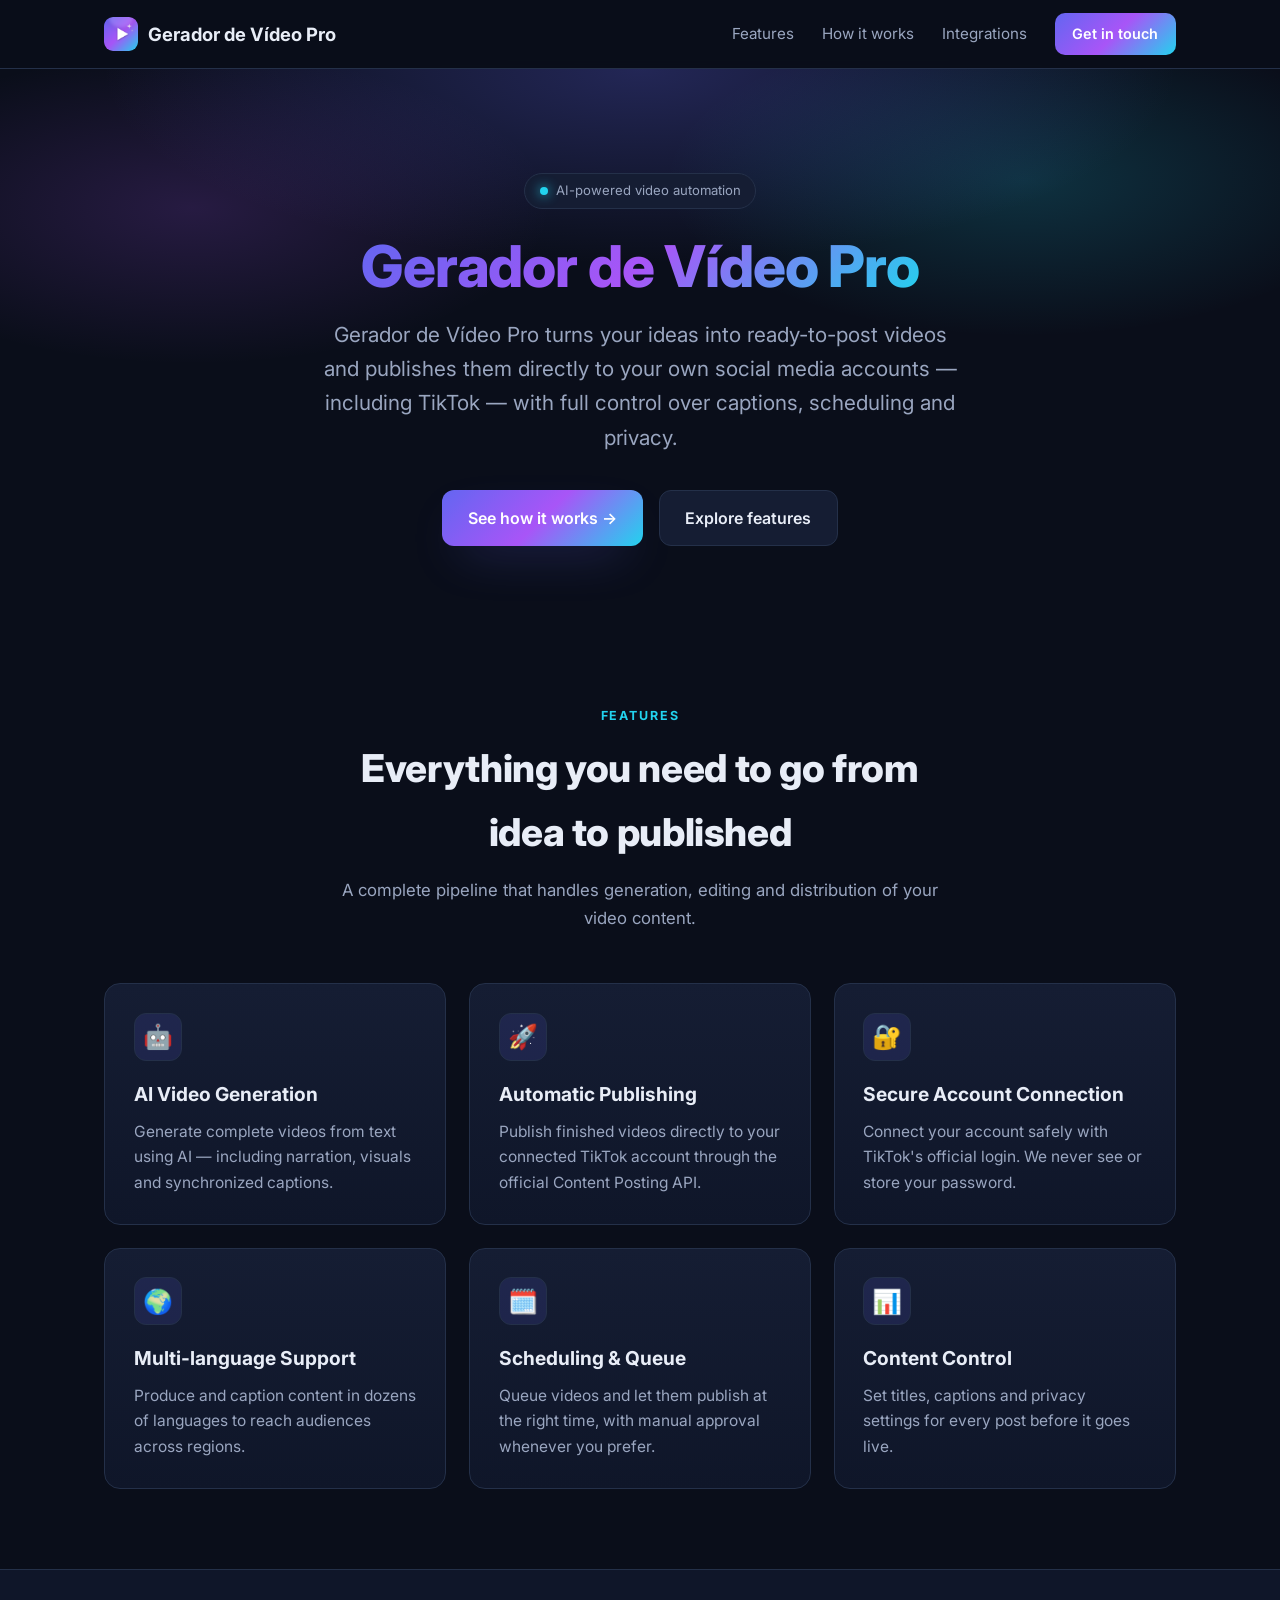
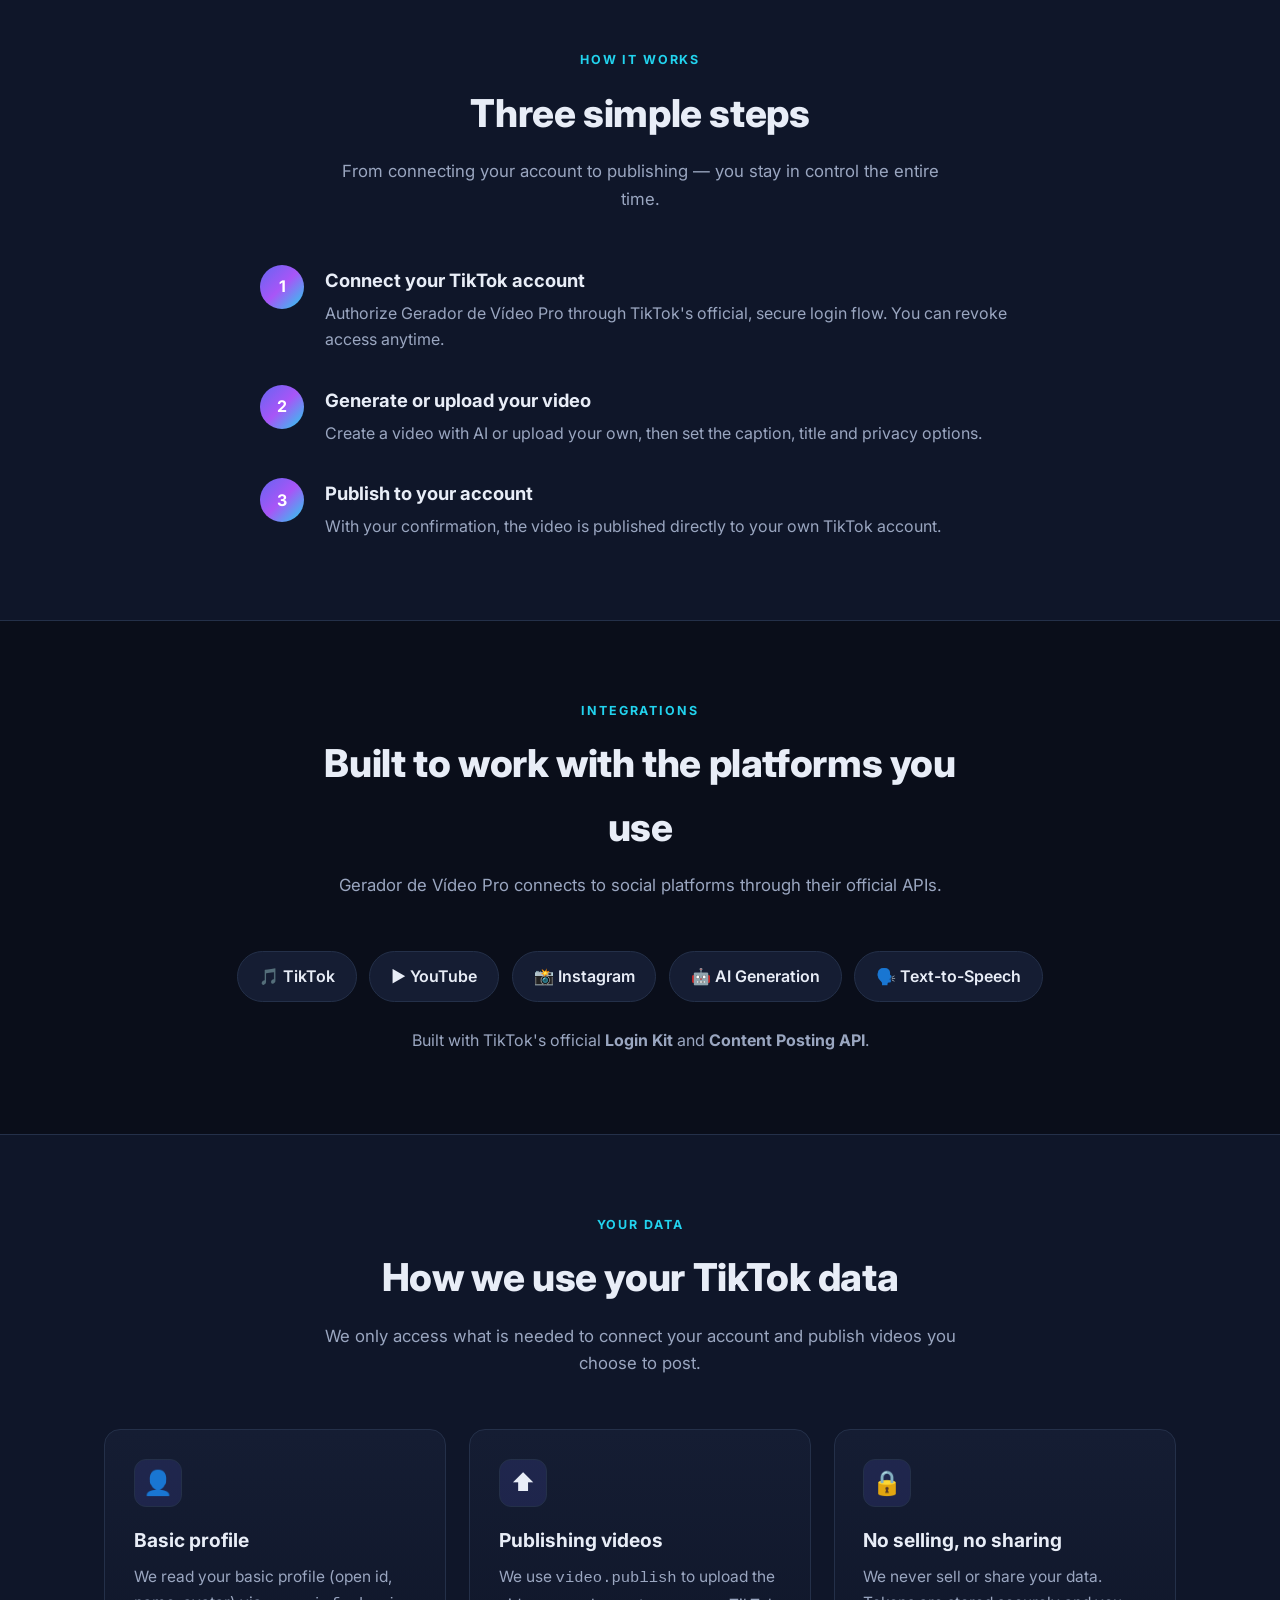
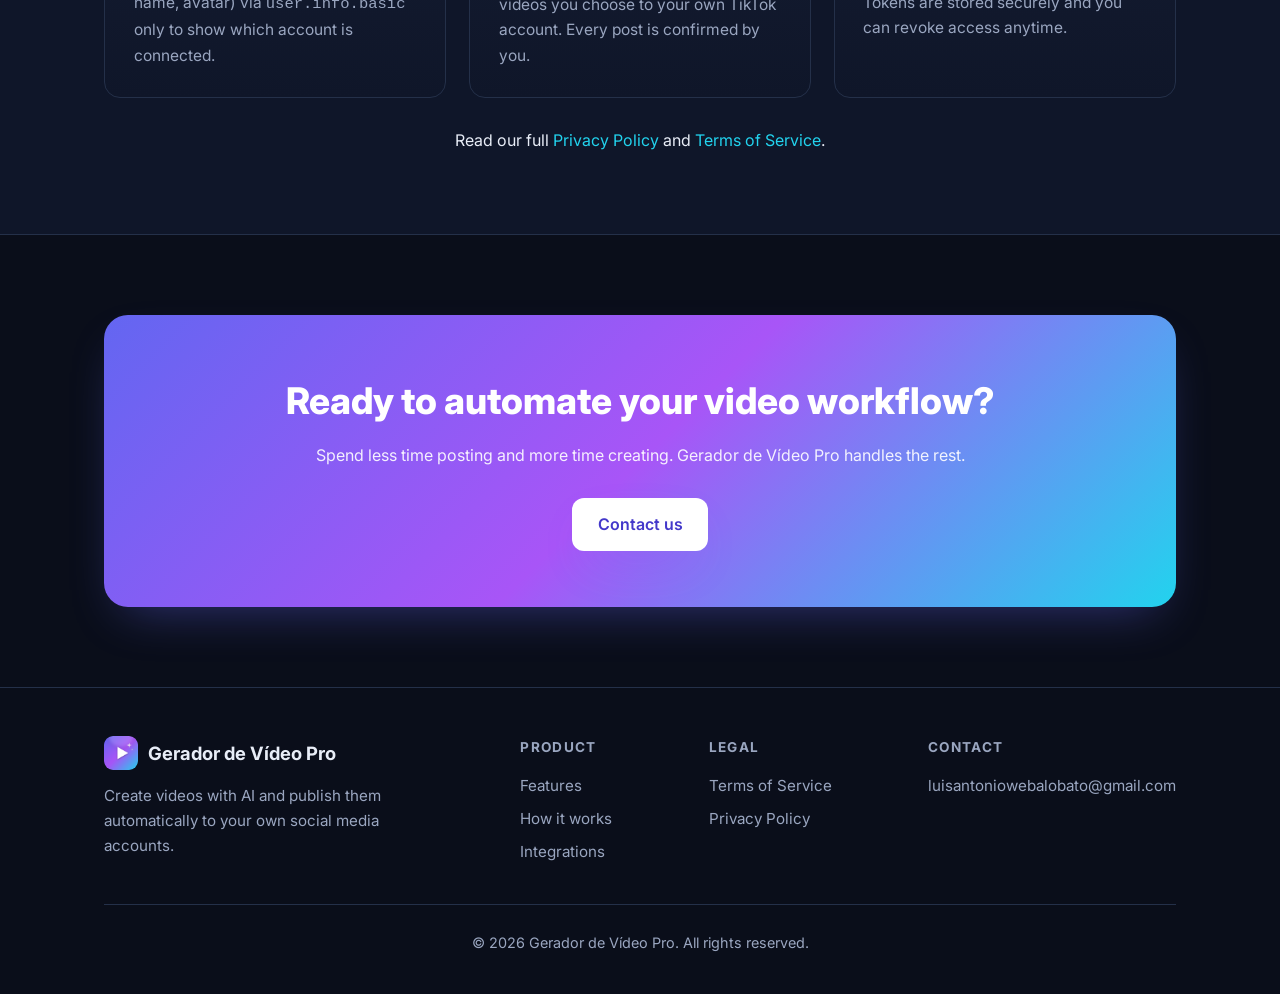
<file: index.html>
<!DOCTYPE html>
<html lang="en">
<head>
  <meta charset="UTF-8" />
  <meta name="viewport" content="width=device-width, initial-scale=1.0" />
  <title>Gerador de Vídeo Pro</title>
  <meta name="description" content="Gerador de Vídeo Pro generates videos with artificial intelligence and publishes them automatically to your own social media accounts, including TikTok." />
  <meta name="tiktok-developers-site-verification" content="sh1XvIbPcC4mdZSsa9sxCb08BwFWzZNF" />
  <meta name="tiktok-developers-site-verification" content="xNRlPhwPWJ88LQX8y8GTou0sNOng6JFF" />
  <link rel="icon" href="/favicon.ico" sizes="any" />
  <link rel="icon" type="image/png" sizes="32x32" href="/favicon.png" />
  <link rel="icon" type="image/png" sizes="192x192" href="/icon-192.png" />
  <link rel="apple-touch-icon" href="/apple-touch-icon.png" />
  <meta property="og:title" content="Gerador de Vídeo Pro" />
  <meta property="og:description" content="Create videos with AI and publish them automatically to your social media accounts." />
  <meta property="og:image" content="/icon-512.png" />
  <link rel="preconnect" href="https://fonts.googleapis.com" />
  <link rel="preconnect" href="https://fonts.gstatic.com" crossorigin />
  <link href="https://fonts.googleapis.com/css2?family=Inter:wght@400;500;600;700;800&display=swap" rel="stylesheet" />
  <link rel="stylesheet" href="/style.css" />
</head>
<body>

  <!-- Navbar -->
  <nav class="nav">
    <div class="container nav-inner">
      <a href="https://xn--geradordevdeopro-isb.com/" class="brand">
        <img src="/icon-192.png" alt="Gerador de Vídeo Pro" class="brand-logo-img" />
        Gerador de Vídeo Pro
      </a>
      <div class="nav-links">
        <a href="#features">Features</a>
        <a href="#how">How it works</a>
        <a href="#integrations">Integrations</a>
        <a href="#contact" class="nav-cta">Get in touch</a>
      </div>
    </div>
  </nav>

  <!-- Hero -->
  <header class="hero">
    <div class="container">
      <span class="badge"><span class="dot"></span> AI-powered video automation</span>
      <h1><span class="grad">Gerador de Vídeo Pro</span></h1>
      <p class="lead">
        Gerador de Vídeo Pro turns your ideas into ready-to-post videos and publishes
        them directly to your own social media accounts — including TikTok —
        with full control over captions, scheduling and privacy.
      </p>
      <div class="cta-row">
        <a href="#how" class="btn btn-primary">See how it works →</a>
        <a href="#features" class="btn btn-ghost">Explore features</a>
      </div>
    </div>
  </header>

  <!-- Features -->
  <section id="features">
    <div class="container">
      <div class="section-head">
        <div class="eyebrow">Features</div>
        <h2>Everything you need to go from idea to published</h2>
        <p>A complete pipeline that handles generation, editing and distribution of your video content.</p>
      </div>
      <div class="grid grid-3">
        <div class="card">
          <div class="icon">🤖</div>
          <h3>AI Video Generation</h3>
          <p>Generate complete videos from text using AI — including narration, visuals and synchronized captions.</p>
        </div>
        <div class="card">
          <div class="icon">🚀</div>
          <h3>Automatic Publishing</h3>
          <p>Publish finished videos directly to your connected TikTok account through the official Content Posting API.</p>
        </div>
        <div class="card">
          <div class="icon">🔐</div>
          <h3>Secure Account Connection</h3>
          <p>Connect your account safely with TikTok's official login. We never see or store your password.</p>
        </div>
        <div class="card">
          <div class="icon">🌍</div>
          <h3>Multi-language Support</h3>
          <p>Produce and caption content in dozens of languages to reach audiences across regions.</p>
        </div>
        <div class="card">
          <div class="icon">🗓️</div>
          <h3>Scheduling & Queue</h3>
          <p>Queue videos and let them publish at the right time, with manual approval whenever you prefer.</p>
        </div>
        <div class="card">
          <div class="icon">📊</div>
          <h3>Content Control</h3>
          <p>Set titles, captions and privacy settings for every post before it goes live.</p>
        </div>
      </div>
    </div>
  </section>

  <!-- How it works -->
  <section id="how" style="background: var(--bg-soft); border-block: 1px solid var(--border);">
    <div class="container">
      <div class="section-head">
        <div class="eyebrow">How it works</div>
        <h2>Three simple steps</h2>
        <p>From connecting your account to publishing — you stay in control the entire time.</p>
      </div>
      <div class="grid" style="max-width: 760px; margin: 0 auto; gap: 2rem;">
        <div class="step">
          <div class="num">1</div>
          <div>
            <h3>Connect your TikTok account</h3>
            <p>Authorize Gerador de Vídeo Pro through TikTok's official, secure login flow. You can revoke access anytime.</p>
          </div>
        </div>
        <div class="step">
          <div class="num">2</div>
          <div>
            <h3>Generate or upload your video</h3>
            <p>Create a video with AI or upload your own, then set the caption, title and privacy options.</p>
          </div>
        </div>
        <div class="step">
          <div class="num">3</div>
          <div>
            <h3>Publish to your account</h3>
            <p>With your confirmation, the video is published directly to your own TikTok account.</p>
          </div>
        </div>
      </div>
    </div>
  </section>

  <!-- Integrations -->
  <section id="integrations">
    <div class="container">
      <div class="section-head">
        <div class="eyebrow">Integrations</div>
        <h2>Built to work with the platforms you use</h2>
        <p>Gerador de Vídeo Pro connects to social platforms through their official APIs.</p>
      </div>
      <div class="pills">
        <span class="pill">🎵 TikTok</span>
        <span class="pill">▶️ YouTube</span>
        <span class="pill">📸 Instagram</span>
        <span class="pill">🤖 AI Generation</span>
        <span class="pill">🗣️ Text-to-Speech</span>
      </div>
      <p style="text-align:center; color: var(--muted); margin-top: 1.6rem;">
        Built with TikTok's official <strong>Login Kit</strong> and
        <strong>Content Posting API</strong>.
      </p>
    </div>
  </section>

  <!-- Data usage -->
  <section id="data" style="background: var(--bg-soft); border-block: 1px solid var(--border);">
    <div class="container">
      <div class="section-head">
        <div class="eyebrow">Your data</div>
        <h2>How we use your TikTok data</h2>
        <p>We only access what is needed to connect your account and publish videos you choose to post.</p>
      </div>
      <div class="grid grid-3">
        <div class="card">
          <div class="icon">👤</div>
          <h3>Basic profile</h3>
          <p>We read your basic profile (open id, name, avatar) via <code>user.info.basic</code> only to show which account is connected.</p>
        </div>
        <div class="card">
          <div class="icon">⬆️</div>
          <h3>Publishing videos</h3>
          <p>We use <code>video.publish</code> to upload the videos you choose to your own TikTok account. Every post is confirmed by you.</p>
        </div>
        <div class="card">
          <div class="icon">🔒</div>
          <h3>No selling, no sharing</h3>
          <p>We never sell or share your data. Tokens are stored securely and you can revoke access anytime.</p>
        </div>
      </div>
      <p style="text-align:center; margin-top: 1.8rem;">
        Read our full <a href="https://xn--geradordevdeopro-isb.com/privacy/" style="color: var(--accent-2);">Privacy Policy</a>
        and <a href="https://xn--geradordevdeopro-isb.com/terms/" style="color: var(--accent-2);">Terms of Service</a>.
      </p>
    </div>
  </section>

  <!-- CTA band -->
  <section>
    <div class="container">
      <div class="cta-band">
        <h2>Ready to automate your video workflow?</h2>
        <p>Spend less time posting and more time creating. Gerador de Vídeo Pro handles the rest.</p>
        <a href="#contact" class="btn btn-primary">Contact us</a>
      </div>
    </div>
  </section>

  <!-- Footer -->
  <footer class="footer" id="contact">
    <div class="container">
      <div class="footer-grid">
        <div style="max-width: 320px;">
          <div class="brand"><img src="/icon-192.png" alt="Gerador de Vídeo Pro" class="brand-logo-img" /> Gerador de Vídeo Pro</div>
          <p style="color: var(--muted); font-size: 0.95rem;">
            Create videos with AI and publish them automatically to your own social media accounts.
          </p>
        </div>
        <div class="footer-col">
          <h4>Product</h4>
          <a href="#features">Features</a>
          <a href="#how">How it works</a>
          <a href="#integrations">Integrations</a>
        </div>
        <div class="footer-col">
          <h4>Legal</h4>
          <a href="https://xn--geradordevdeopro-isb.com/terms/">Terms of Service</a>
          <a href="https://xn--geradordevdeopro-isb.com/privacy/">Privacy Policy</a>
        </div>
        <div class="footer-col">
          <h4>Contact</h4>
          <a href="mailto:luisantoniowebalobato@gmail.com">luisantoniowebalobato@gmail.com</a>
        </div>
      </div>
      <div class="footer-bottom">
        © 2026 Gerador de Vídeo Pro. All rights reserved.
      </div>
    </div>
  </footer>

</body>
</html>
</file>
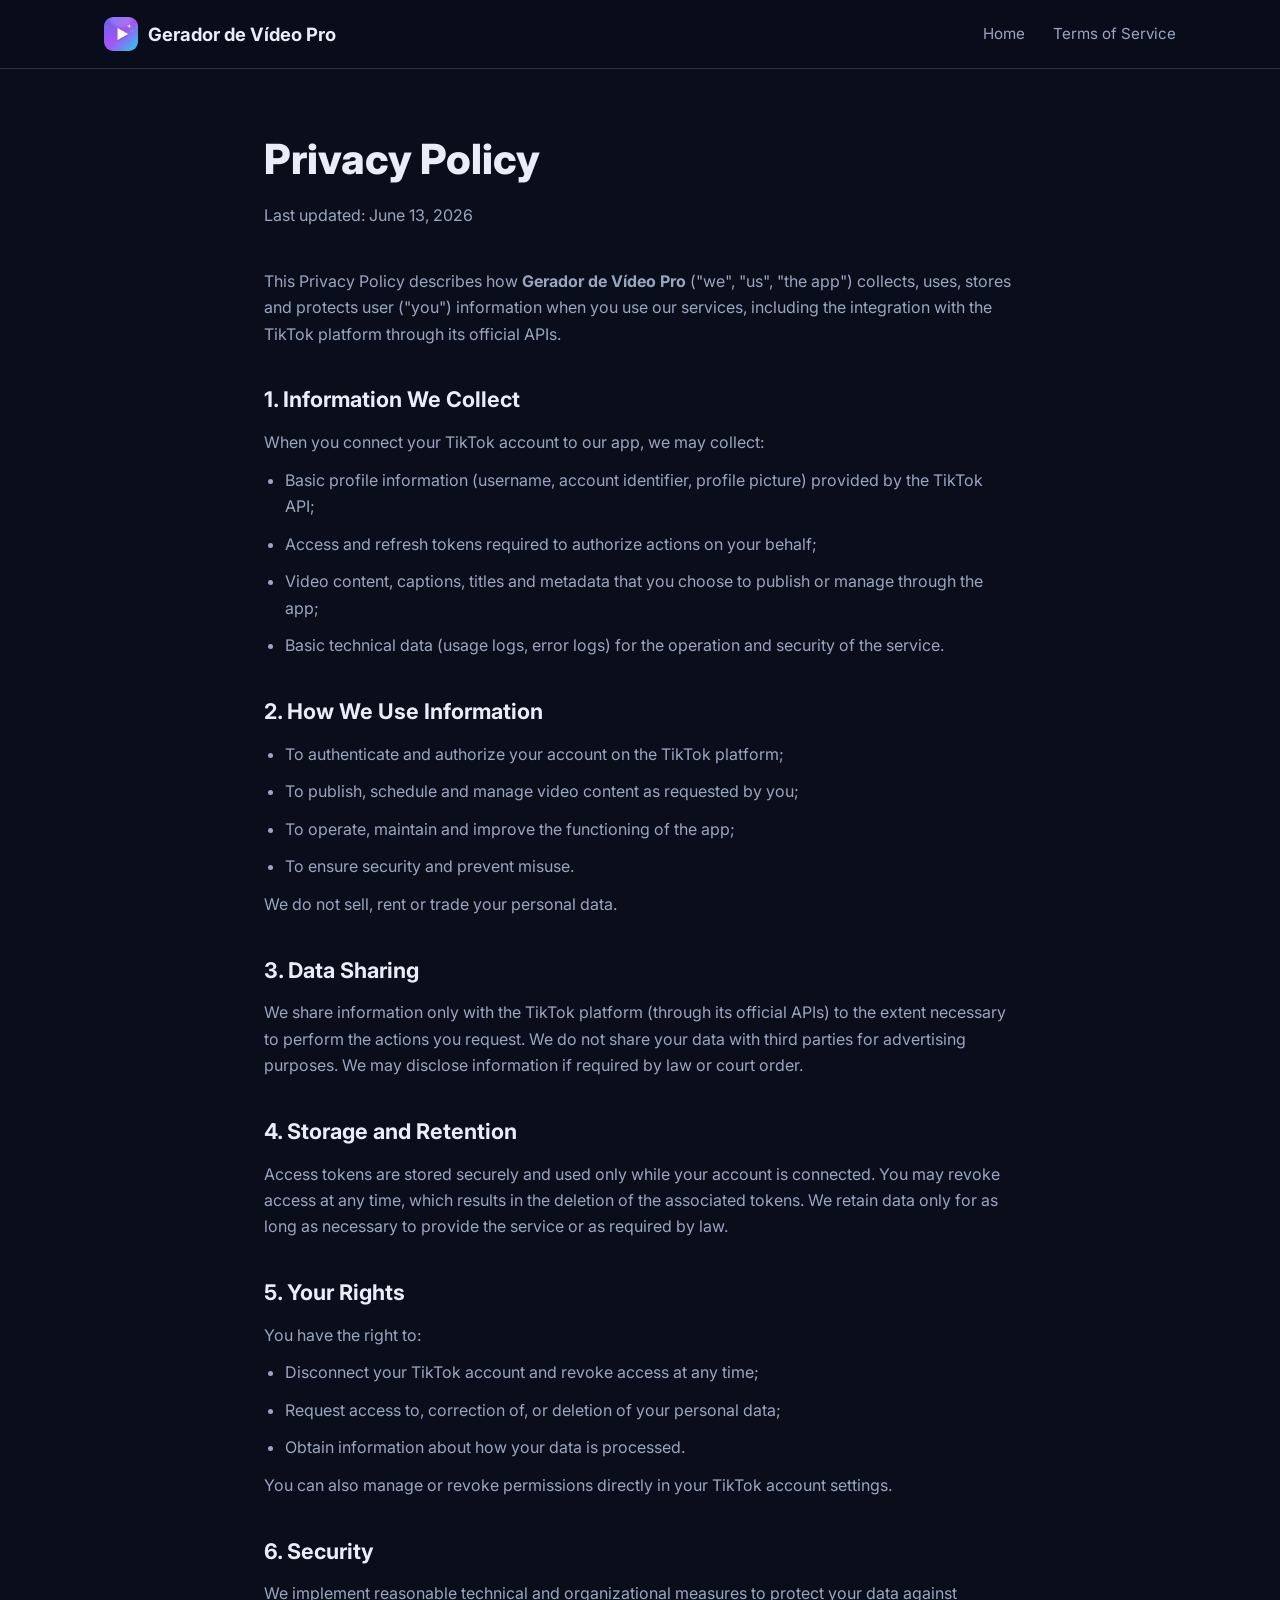
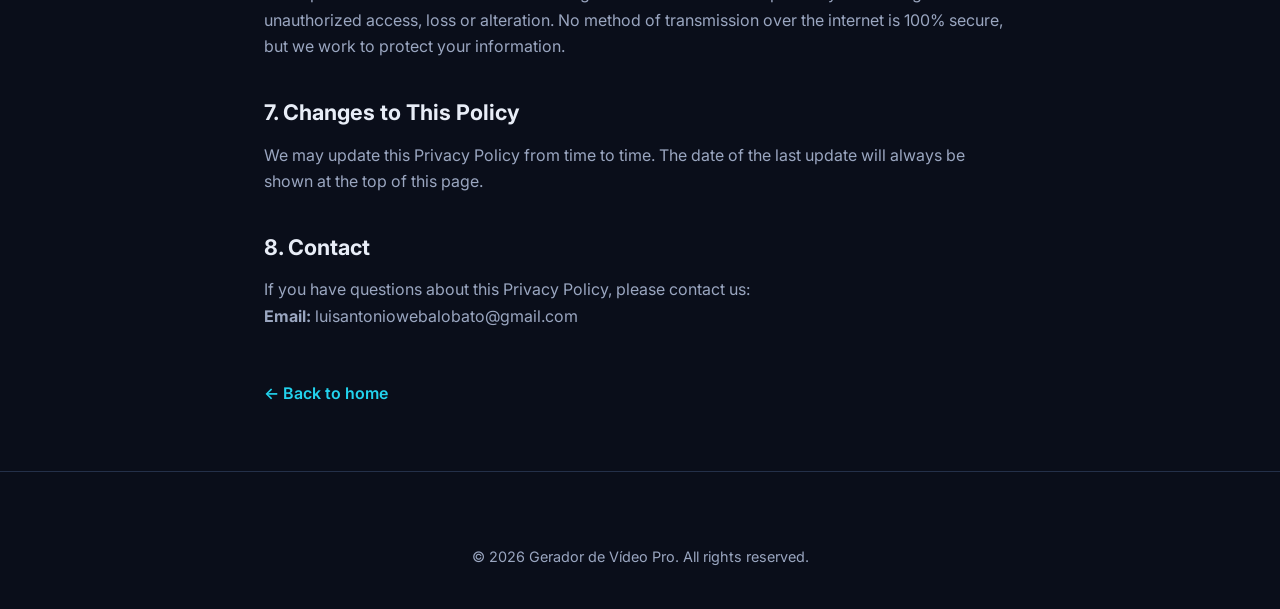
<file: privacy/index.html>
<!DOCTYPE html>
<html lang="en">
<head>
  <meta charset="UTF-8" />
  <meta name="viewport" content="width=device-width, initial-scale=1.0" />
  <title>Privacy Policy — Gerador de Vídeo Pro</title>
  <meta name="tiktok-developers-site-verification" content="sh1XvIbPcC4mdZSsa9sxCb08BwFWzZNF" />
  <meta name="tiktok-developers-site-verification" content="xNRlPhwPWJ88LQX8y8GTou0sNOng6JFF" />
  <link rel="icon" href="/favicon.ico" sizes="any" />
  <link rel="icon" type="image/png" sizes="32x32" href="/favicon.png" />
  <link rel="icon" type="image/png" sizes="192x192" href="/icon-192.png" />
  <link rel="apple-touch-icon" href="/apple-touch-icon.png" />
  <link rel="preconnect" href="https://fonts.googleapis.com" />
  <link rel="preconnect" href="https://fonts.gstatic.com" crossorigin />
  <link href="https://fonts.googleapis.com/css2?family=Inter:wght@400;500;600;700;800&display=swap" rel="stylesheet" />
  <link rel="stylesheet" href="/style.css" />
</head>
<body>

  <nav class="nav">
    <div class="container nav-inner">
      <a href="https://xn--geradordevdeopro-isb.com/" class="brand"><img src="/icon-192.png" alt="Gerador de Vídeo Pro" class="brand-logo-img" /> Gerador de Vídeo Pro</a>
      <div class="nav-links">
        <a href="https://xn--geradordevdeopro-isb.com/">Home</a>
        <a href="https://xn--geradordevdeopro-isb.com/terms/">Terms of Service</a>
      </div>
    </div>
  </nav>

  <main class="legal">
    <h1>Privacy Policy</h1>
    <p class="updated">Last updated: June 13, 2026</p>

    <p>
      This Privacy Policy describes how <strong>Gerador de Vídeo Pro</strong> ("we",
      "us", "the app") collects, uses, stores and protects user ("you")
      information when you use our services, including the integration with the
      TikTok platform through its official APIs.
    </p>

    <h2>1. Information We Collect</h2>
    <p>When you connect your TikTok account to our app, we may collect:</p>
    <ul>
      <li>Basic profile information (username, account identifier, profile picture) provided by the TikTok API;</li>
      <li>Access and refresh tokens required to authorize actions on your behalf;</li>
      <li>Video content, captions, titles and metadata that you choose to publish or manage through the app;</li>
      <li>Basic technical data (usage logs, error logs) for the operation and security of the service.</li>
    </ul>

    <h2>2. How We Use Information</h2>
    <ul>
      <li>To authenticate and authorize your account on the TikTok platform;</li>
      <li>To publish, schedule and manage video content as requested by you;</li>
      <li>To operate, maintain and improve the functioning of the app;</li>
      <li>To ensure security and prevent misuse.</li>
    </ul>
    <p>We do not sell, rent or trade your personal data.</p>

    <h2>3. Data Sharing</h2>
    <p>
      We share information only with the TikTok platform (through its official
      APIs) to the extent necessary to perform the actions you request. We do not
      share your data with third parties for advertising purposes. We may disclose
      information if required by law or court order.
    </p>

    <h2>4. Storage and Retention</h2>
    <p>
      Access tokens are stored securely and used only while your account is
      connected. You may revoke access at any time, which results in the deletion
      of the associated tokens. We retain data only for as long as necessary to
      provide the service or as required by law.
    </p>

    <h2>5. Your Rights</h2>
    <p>You have the right to:</p>
    <ul>
      <li>Disconnect your TikTok account and revoke access at any time;</li>
      <li>Request access to, correction of, or deletion of your personal data;</li>
      <li>Obtain information about how your data is processed.</li>
    </ul>
    <p>You can also manage or revoke permissions directly in your TikTok account settings.</p>

    <h2>6. Security</h2>
    <p>
      We implement reasonable technical and organizational measures to protect your
      data against unauthorized access, loss or alteration. No method of
      transmission over the internet is 100% secure, but we work to protect your
      information.
    </p>

    <h2>7. Changes to This Policy</h2>
    <p>
      We may update this Privacy Policy from time to time. The date of the last
      update will always be shown at the top of this page.
    </p>

    <h2>8. Contact</h2>
    <p>
      If you have questions about this Privacy Policy, please contact us:<br />
      <strong>Email:</strong> luisantoniowebalobato@gmail.com
    </p>

    <a href="https://xn--geradordevdeopro-isb.com/" class="back-home">← Back to home</a>
  </main>

  <footer class="footer">
    <div class="container footer-bottom" style="border:0;">© 2026 Gerador de Vídeo Pro. All rights reserved.</div>
  </footer>

</body>
</html>
</file>
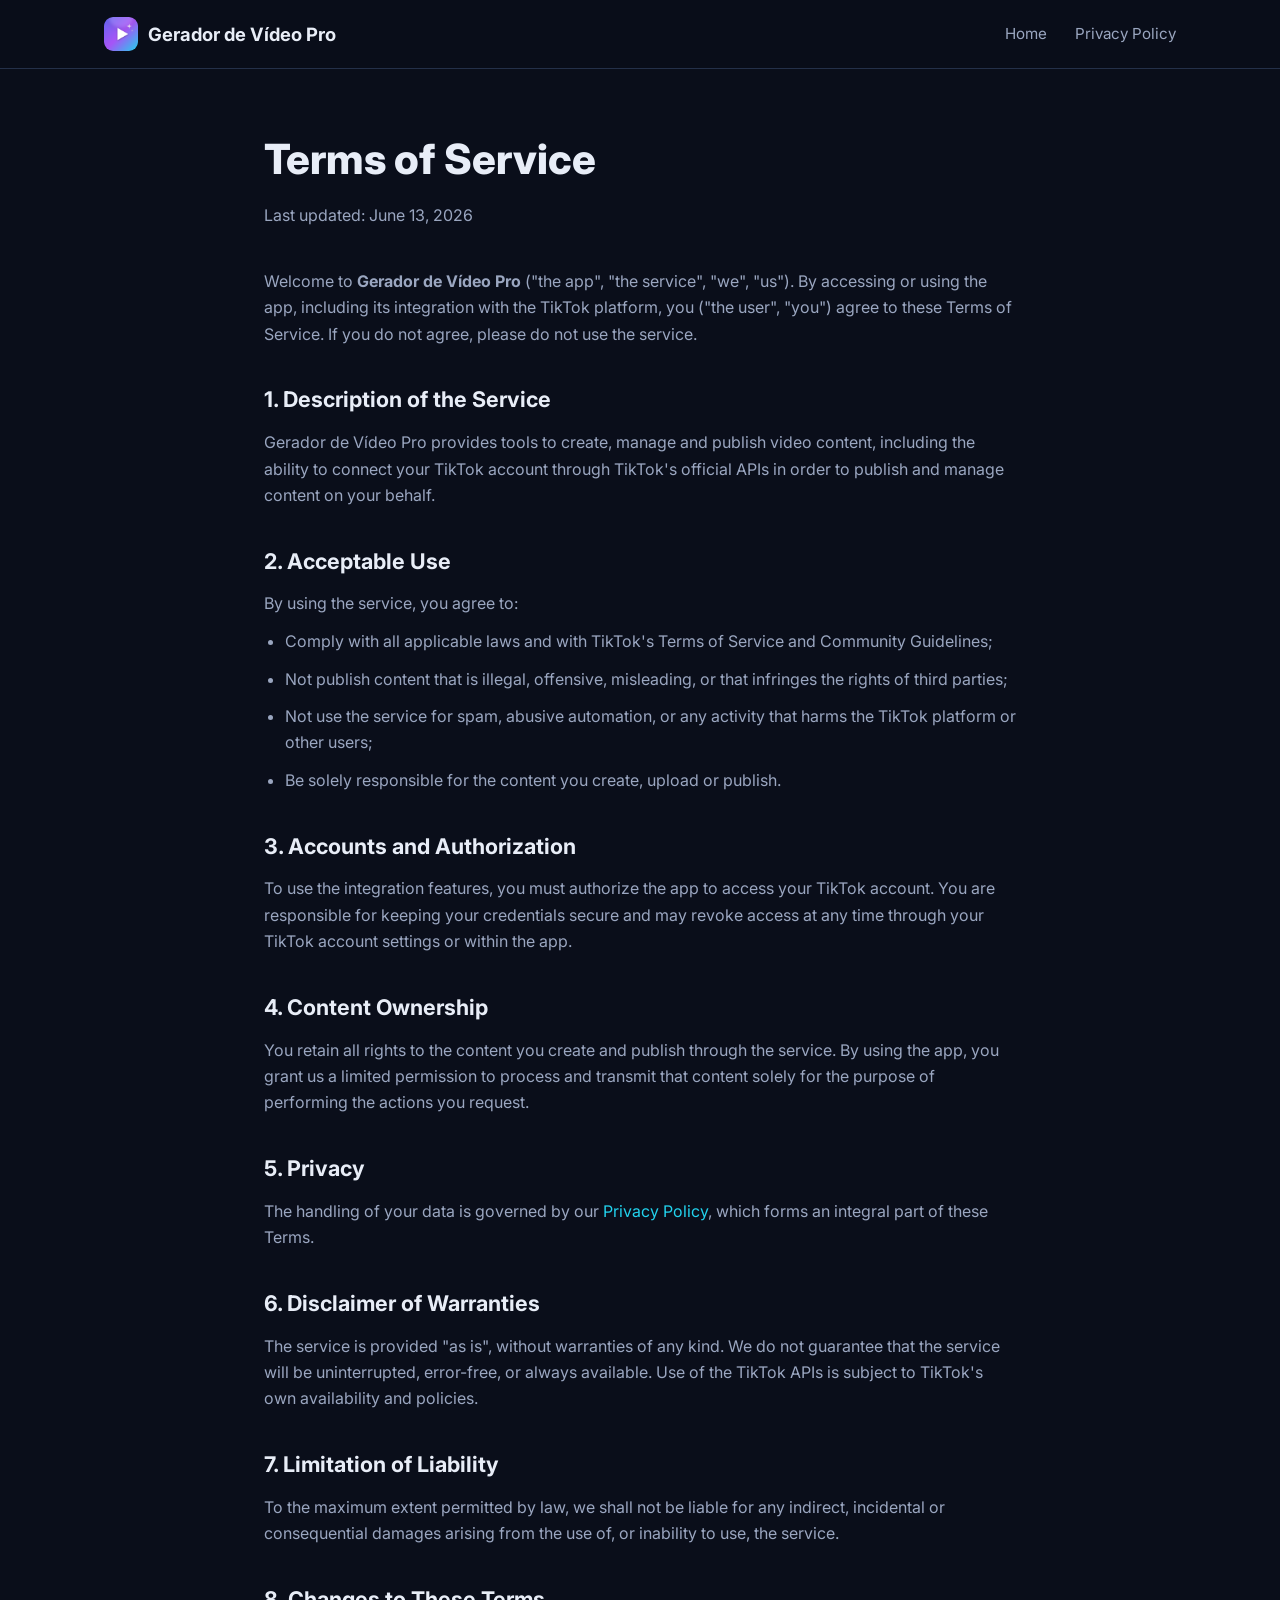
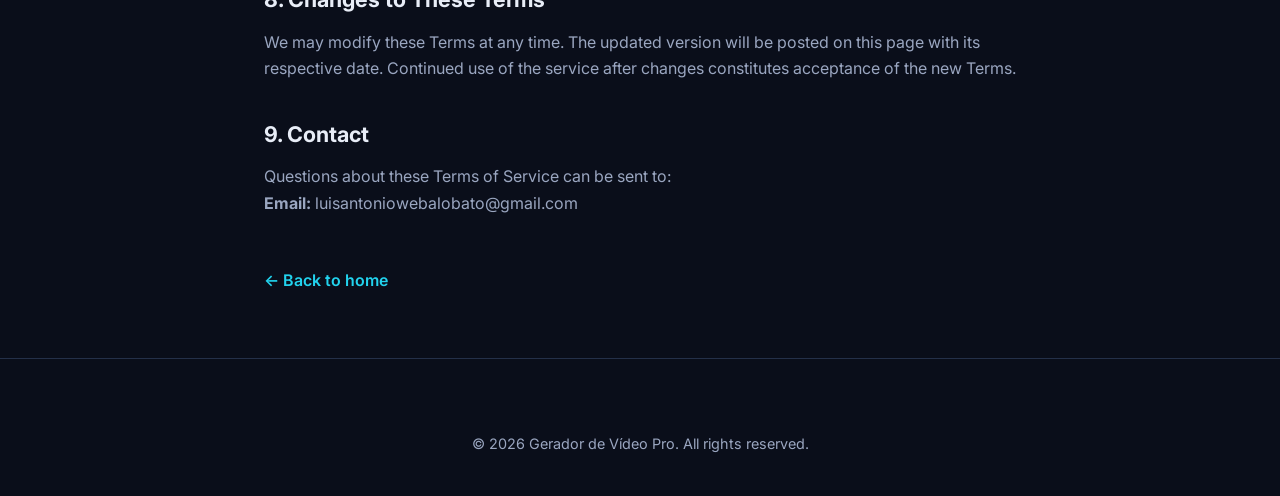
<file: terms/index.html>
<!DOCTYPE html>
<html lang="en">
<head>
  <meta charset="UTF-8" />
  <meta name="viewport" content="width=device-width, initial-scale=1.0" />
  <title>Terms of Service — Gerador de Vídeo Pro</title>
  <meta name="tiktok-developers-site-verification" content="sh1XvIbPcC4mdZSsa9sxCb08BwFWzZNF" />
  <meta name="tiktok-developers-site-verification" content="xNRlPhwPWJ88LQX8y8GTou0sNOng6JFF" />
  <link rel="icon" href="/favicon.ico" sizes="any" />
  <link rel="icon" type="image/png" sizes="32x32" href="/favicon.png" />
  <link rel="icon" type="image/png" sizes="192x192" href="/icon-192.png" />
  <link rel="apple-touch-icon" href="/apple-touch-icon.png" />
  <link rel="preconnect" href="https://fonts.googleapis.com" />
  <link rel="preconnect" href="https://fonts.gstatic.com" crossorigin />
  <link href="https://fonts.googleapis.com/css2?family=Inter:wght@400;500;600;700;800&display=swap" rel="stylesheet" />
  <link rel="stylesheet" href="/style.css" />
</head>
<body>

  <nav class="nav">
    <div class="container nav-inner">
      <a href="https://xn--geradordevdeopro-isb.com/" class="brand"><img src="/icon-192.png" alt="Gerador de Vídeo Pro" class="brand-logo-img" /> Gerador de Vídeo Pro</a>
      <div class="nav-links">
        <a href="https://xn--geradordevdeopro-isb.com/">Home</a>
        <a href="https://xn--geradordevdeopro-isb.com/privacy/">Privacy Policy</a>
      </div>
    </div>
  </nav>

  <main class="legal">
    <h1>Terms of Service</h1>
    <p class="updated">Last updated: June 13, 2026</p>

    <p>
      Welcome to <strong>Gerador de Vídeo Pro</strong> ("the app", "the service", "we",
      "us"). By accessing or using the app, including its integration with the
      TikTok platform, you ("the user", "you") agree to these Terms of Service.
      If you do not agree, please do not use the service.
    </p>

    <h2>1. Description of the Service</h2>
    <p>
      Gerador de Vídeo Pro provides tools to create, manage and publish video content,
      including the ability to connect your TikTok account through TikTok's
      official APIs in order to publish and manage content on your behalf.
    </p>

    <h2>2. Acceptable Use</h2>
    <p>By using the service, you agree to:</p>
    <ul>
      <li>Comply with all applicable laws and with TikTok's Terms of Service and Community Guidelines;</li>
      <li>Not publish content that is illegal, offensive, misleading, or that infringes the rights of third parties;</li>
      <li>Not use the service for spam, abusive automation, or any activity that harms the TikTok platform or other users;</li>
      <li>Be solely responsible for the content you create, upload or publish.</li>
    </ul>

    <h2>3. Accounts and Authorization</h2>
    <p>
      To use the integration features, you must authorize the app to access your
      TikTok account. You are responsible for keeping your credentials secure and
      may revoke access at any time through your TikTok account settings or within
      the app.
    </p>

    <h2>4. Content Ownership</h2>
    <p>
      You retain all rights to the content you create and publish through the
      service. By using the app, you grant us a limited permission to process and
      transmit that content solely for the purpose of performing the actions you
      request.
    </p>

    <h2>5. Privacy</h2>
    <p>
      The handling of your data is governed by our
      <a href="https://xn--geradordevdeopro-isb.com/privacy/">Privacy Policy</a>, which forms an integral part of
      these Terms.
    </p>

    <h2>6. Disclaimer of Warranties</h2>
    <p>
      The service is provided "as is", without warranties of any kind. We do not
      guarantee that the service will be uninterrupted, error-free, or always
      available. Use of the TikTok APIs is subject to TikTok's own availability
      and policies.
    </p>

    <h2>7. Limitation of Liability</h2>
    <p>
      To the maximum extent permitted by law, we shall not be liable for any
      indirect, incidental or consequential damages arising from the use of, or
      inability to use, the service.
    </p>

    <h2>8. Changes to These Terms</h2>
    <p>
      We may modify these Terms at any time. The updated version will be posted on
      this page with its respective date. Continued use of the service after
      changes constitutes acceptance of the new Terms.
    </p>

    <h2>9. Contact</h2>
    <p>
      Questions about these Terms of Service can be sent to:<br />
      <strong>Email:</strong> luisantoniowebalobato@gmail.com
    </p>

    <a href="https://xn--geradordevdeopro-isb.com/" class="back-home">← Back to home</a>
  </main>

  <footer class="footer">
    <div class="container footer-bottom" style="border:0;">© 2026 Gerador de Vídeo Pro. All rights reserved.</div>
  </footer>

</body>
</html>
</file>
<file: style.css>
/* ===== AI Video Studio — Design System ===== */
:root {
  --bg: #0a0e1a;
  --bg-soft: #0f1629;
  --surface: #151d33;
  --surface-2: #1c2742;
  --border: #243049;
  --text: #e8edf7;
  --muted: #9aa6c0;
  --accent: #6366f1;
  --accent-2: #22d3ee;
  --accent-3: #a855f7;
  --gradient: linear-gradient(135deg, #6366f1 0%, #a855f7 50%, #22d3ee 100%);
  --radius: 16px;
  --shadow: 0 20px 50px -20px rgba(99, 102, 241, 0.45);
  --max: 1120px;
}

* { box-sizing: border-box; margin: 0; padding: 0; }
html { scroll-behavior: smooth; }

body {
  font-family: "Inter", system-ui, -apple-system, "Segoe UI", Roboto, sans-serif;
  background: var(--bg);
  color: var(--text);
  line-height: 1.65;
  -webkit-font-smoothing: antialiased;
  overflow-x: hidden;
}

a { color: inherit; text-decoration: none; }
.container { width: 100%; max-width: var(--max); margin: 0 auto; padding: 0 1.5rem; }

/* ===== Navbar ===== */
.nav {
  position: sticky; top: 0; z-index: 50;
  backdrop-filter: blur(12px);
  background: rgba(10, 14, 26, 0.72);
  border-bottom: 1px solid var(--border);
}
.nav-inner {
  display: flex; align-items: center; justify-content: space-between;
  height: 68px;
}
.brand { display: flex; align-items: center; gap: 0.6rem; font-weight: 700; font-size: 1.15rem; }
.brand-logo {
  width: 34px; height: 34px; border-radius: 9px;
  background: var(--gradient);
  display: grid; place-items: center; font-size: 1.1rem;
  box-shadow: var(--shadow);
}
.nav-links { display: flex; align-items: center; gap: 1.75rem; font-size: 0.95rem; color: var(--muted); }
.nav-links a:hover { color: var(--text); }
.nav-cta {
  background: var(--gradient); color: #fff; padding: 0.55rem 1.1rem;
  border-radius: 10px; font-weight: 600; font-size: 0.9rem;
}
.nav-cta:hover { opacity: 0.92; }
@media (max-width: 760px) { .nav-links a:not(.nav-cta) { display: none; } }

/* ===== Hero ===== */
.hero {
  position: relative;
  padding: 6.5rem 0 5rem;
  text-align: center;
  overflow: hidden;
}
.hero::before {
  content: ""; position: absolute; inset: 0;
  background:
    radial-gradient(60% 50% at 50% 0%, rgba(99,102,241,0.28), transparent 70%),
    radial-gradient(40% 40% at 80% 20%, rgba(34,211,238,0.18), transparent 70%),
    radial-gradient(40% 40% at 15% 25%, rgba(168,85,247,0.18), transparent 70%);
  z-index: -1;
}
.badge {
  display: inline-flex; align-items: center; gap: 0.5rem;
  background: var(--surface); border: 1px solid var(--border);
  padding: 0.4rem 0.9rem; border-radius: 999px;
  font-size: 0.82rem; color: var(--muted); margin-bottom: 1.6rem;
}
.badge .dot { width: 8px; height: 8px; border-radius: 50%; background: var(--accent-2); box-shadow: 0 0 12px var(--accent-2); }
.hero h1 {
  font-size: clamp(2.2rem, 5.5vw, 3.6rem);
  line-height: 1.1; font-weight: 800; letter-spacing: -0.02em;
  margin-bottom: 1.2rem;
}
.hero h1 .grad {
  background: var(--gradient); -webkit-background-clip: text;
  background-clip: text; -webkit-text-fill-color: transparent;
}
.hero p.lead {
  font-size: clamp(1.05rem, 2.2vw, 1.3rem); color: var(--muted);
  max-width: 640px; margin: 0 auto 2.2rem;
}
.cta-row { display: flex; gap: 1rem; justify-content: center; flex-wrap: wrap; }
.btn {
  display: inline-flex; align-items: center; gap: 0.5rem;
  padding: 0.85rem 1.6rem; border-radius: 12px; font-weight: 600; font-size: 1rem;
  transition: transform 0.15s ease, opacity 0.15s ease; cursor: pointer; border: none;
}
.btn:hover { transform: translateY(-2px); }
.btn-primary { background: var(--gradient); color: #fff; box-shadow: var(--shadow); }
.btn-ghost { background: var(--surface); color: var(--text); border: 1px solid var(--border); }

/* ===== Section ===== */
section { padding: 5rem 0; }
.section-head { text-align: center; max-width: 640px; margin: 0 auto 3.2rem; }
.section-head .eyebrow {
  text-transform: uppercase; letter-spacing: 0.15em; font-size: 0.78rem;
  font-weight: 700; color: var(--accent-2); margin-bottom: 0.7rem;
}
.section-head h2 { font-size: clamp(1.7rem, 3.5vw, 2.4rem); font-weight: 800; letter-spacing: -0.01em; margin-bottom: 0.8rem; }
.section-head p { color: var(--muted); font-size: 1.05rem; }

/* ===== Feature grid ===== */
.grid { display: grid; gap: 1.4rem; }
.grid-3 { grid-template-columns: repeat(3, 1fr); }
.grid-2 { grid-template-columns: repeat(2, 1fr); }
@media (max-width: 880px) { .grid-3 { grid-template-columns: 1fr; } .grid-2 { grid-template-columns: 1fr; } }

.card {
  background: linear-gradient(180deg, var(--surface), var(--bg-soft));
  border: 1px solid var(--border); border-radius: var(--radius);
  padding: 1.8rem; transition: transform 0.2s ease, border-color 0.2s ease;
}
.card:hover { transform: translateY(-4px); border-color: var(--accent); }
.card .icon {
  width: 48px; height: 48px; border-radius: 12px; display: grid; place-items: center;
  font-size: 1.5rem; margin-bottom: 1.1rem;
  background: rgba(99,102,241,0.14); border: 1px solid var(--border);
}
.card h3 { font-size: 1.2rem; margin-bottom: 0.5rem; }
.card p { color: var(--muted); font-size: 0.97rem; }

/* ===== Steps ===== */
.steps { counter-reset: step; }
.step { display: flex; gap: 1.3rem; align-items: flex-start; }
.step .num {
  flex: 0 0 auto; width: 44px; height: 44px; border-radius: 50%;
  background: var(--gradient); color: #fff; display: grid; place-items: center;
  font-weight: 700; box-shadow: var(--shadow);
}
.step h3 { font-size: 1.15rem; margin-bottom: 0.3rem; }
.step p { color: var(--muted); }

/* ===== Integrations ===== */
.pills { display: flex; flex-wrap: wrap; gap: 0.8rem; justify-content: center; }
.pill {
  background: var(--surface); border: 1px solid var(--border);
  padding: 0.7rem 1.3rem; border-radius: 999px; font-weight: 600; color: var(--text);
  display: inline-flex; align-items: center; gap: 0.5rem;
}

/* ===== CTA band ===== */
.cta-band {
  background: var(--gradient); border-radius: 24px; padding: 3.5rem 2rem; text-align: center;
  box-shadow: var(--shadow);
}
.cta-band h2 { font-size: clamp(1.6rem, 3.5vw, 2.3rem); font-weight: 800; color: #fff; margin-bottom: 0.7rem; }
.cta-band p { color: rgba(255,255,255,0.9); margin-bottom: 1.8rem; }
.cta-band .btn-primary { background: #fff; color: #4338ca; }

/* ===== Footer ===== */
.footer { border-top: 1px solid var(--border); padding: 3rem 0 2.5rem; }
.footer-grid { display: flex; justify-content: space-between; flex-wrap: wrap; gap: 2rem; margin-bottom: 2rem; }
.footer .brand { margin-bottom: 0.8rem; }
.footer-col h4 { font-size: 0.85rem; text-transform: uppercase; letter-spacing: 0.1em; color: var(--muted); margin-bottom: 0.9rem; }
.footer-col a { display: block; color: var(--muted); margin-bottom: 0.5rem; font-size: 0.95rem; }
.footer-col a:hover { color: var(--text); }
.footer-bottom { border-top: 1px solid var(--border); padding-top: 1.6rem; text-align: center; color: var(--muted); font-size: 0.9rem; }

/* ===== Legal pages ===== */
.legal { max-width: 800px; margin: 0 auto; padding: 3.5rem 1.5rem 4rem; }
.legal h1 { font-size: clamp(2rem, 4vw, 2.6rem); font-weight: 800; margin-bottom: 0.5rem; }
.legal .updated { color: var(--muted); margin-bottom: 2.5rem; }
.legal h2 { font-size: 1.35rem; margin: 2.2rem 0 0.7rem; color: var(--text); }
.legal p, .legal li { color: var(--muted); margin-bottom: 0.7rem; }
.legal ul { padding-left: 1.3rem; }
.legal a { color: var(--accent-2); }
.legal a:hover { text-decoration: underline; }
.legal code {
  background: rgba(99,102,241,0.15); color: var(--accent-2);
  padding: 0.12em 0.4em; border-radius: 5px; font-size: 0.9em;
}
.back-home { display: inline-block; margin-top: 2.5rem; color: var(--accent-2); font-weight: 600; }

.brand-logo-img { width: 34px; height: 34px; border-radius: 9px; box-shadow: var(--shadow); display: inline-block; vertical-align: middle; object-fit: cover; }
</file>
